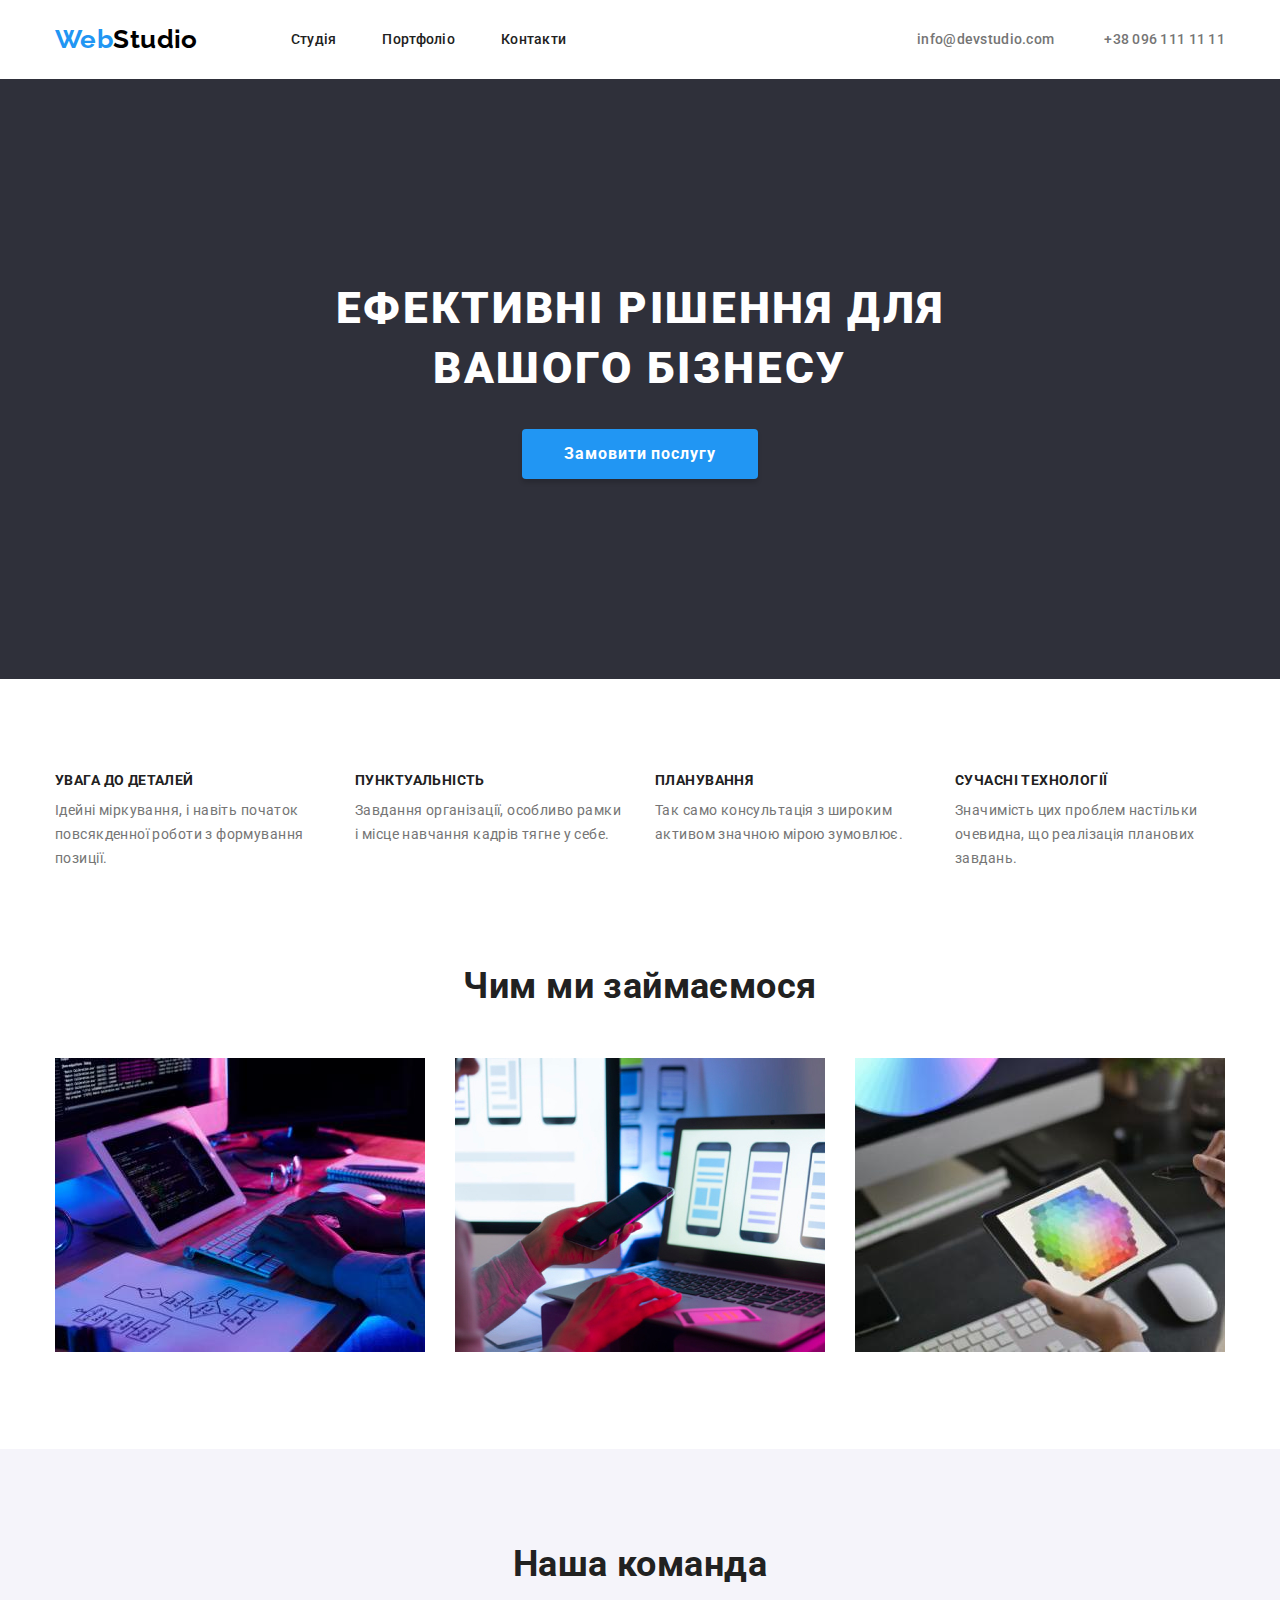
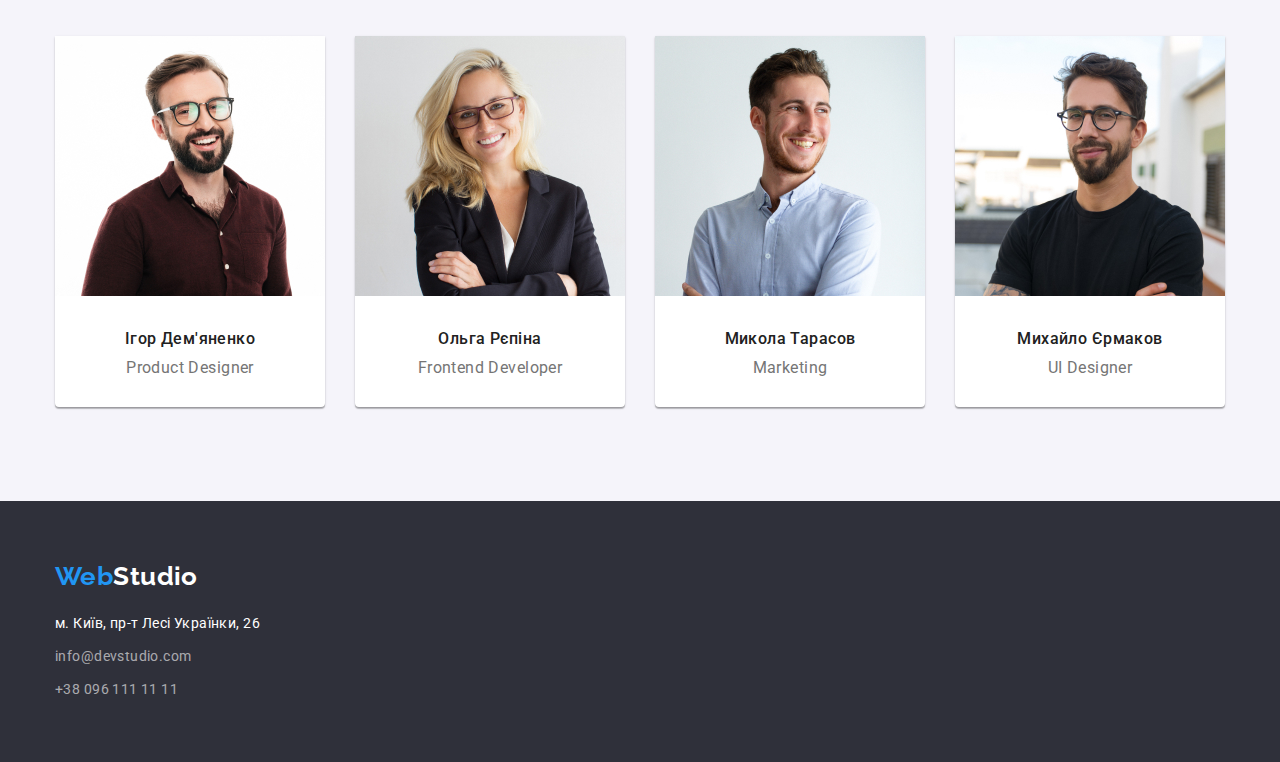
<file: index.html>
<!DOCTYPE html>
<html lang="uk">
  <head>
    <meta charset="UTF-8" />
    <meta http-equiv="X-UA-Compatible" content="IE=edge" />
    <meta name="viewport" content="width=device-width, initial-scale=1.0" />
    <title>Studio</title>
    <link
      href="https://fonts.googleapis.com/css2?family=Raleway:wght@700&family=Roboto:wght@400;500;700;900&display=swap"
      rel="stylesheet"
    />
    <style>
      title {
        font-family: "Raleway", sans-serif;
        font-family: "Roboto", sans-serif;
      }
    </style>
    <link rel="stylesheet" href="css/styles.css" />
  </head>
  <body>
    <!--HEADER-->
    <header>
      <div class="container header-flex">
        <a href="index.html" class="logo"
          >Web<span class="header-color-logo">Studio</span></a
        >
        <nav>
          <ul class="nav-list">
            <li><a href="index.html" class="link">Студія</a></li>
            <li>
              <a href="portfolio.html" class="link">Портфоліо</a>
            </li>
            <li><a href="" class="link">Контакти</a></li>
          </ul>
        </nav>
        <div class="header-contakt">
          <a href="mailto:info@devstudio.com" class="header-mail-tel"
            >info@devstudio.com</a
          >
          <a href="tel:+380961111111" class="header-mail-tel"
            >+38 096 111 11 11</a
          >
        </div>
      </div>
    </header>

    <main>
      <!--HERO-->
      <section class="hero-background section hero-reset-padding">
        <div class="hero container">
          <h1 class="hero-headline">Ефективні рішення для вашого бізнесу</h1>
          <button type="button" class="button-one">Замовити послугу</button>
        </div>
      </section>
      <!--OUR ASPECTS-->
      <section class="section aspects-reset-padding">
        <div class="container">
          <ul class="flex-container">
            <li>
              <h3 class="aspects-title">УВАГА ДО ДЕТАЛЕЙ</h3>
              <p class="aspects-text">
                Ідейні міркування, і навіть початок повсякденної роботи з
                формування позиції.
              </p>
            </li>
            <li>
              <h3 class="aspects-title">ПУНКТУАЛЬНІСТЬ</h3>
              <p class="aspects-text">
                Завдання організації, особливо рамки і місце навчання кадрів
                тягне у себе.
              </p>
            </li>
            <li>
              <h3 class="aspects-title">ПЛАНУВАННЯ</h3>
              <p class="aspects-text">
                Так само консультація з широким активом значною мірою зумовлює.
              </p>
            </li>
            <li>
              <h3 class="aspects-title">СУЧАСНІ ТЕХНОЛОГІЇ</h3>
              <p class="aspects-text">
                Значимість цих проблем настільки очевидна, що реалізація
                планових завдань.
              </p>
            </li>
          </ul>
        </div>
      </section>
      <!--OUR WORKS-->
      <section class="section">
        <div class="container">
          <h2 class="title-second">Чим ми займаємося</h2>
          <ul class="flex-container">
            <li>
              <img
                src="./images/box1.jpg"
                alt="Написаня коду"
                width="370"
                height="294"
              />
            </li>
            <li>
              <img
                src="./images/box2.jpg"
                alt="Телефон в руці"
                width="370"
                height="294"
              />
            </li>
            <li>
              <img
                src="./images/box3.jpg"
                alt="Палітра кольорув"
                width="370"
                height="294"
              />
            </li>
          </ul>
        </div>
      </section>
      <!--OUR EMPLOYEES-->
      <section class="section employee-background">
        <div class="container">
          <h2 class="title-second">Наша команда</h2>
          <ul class="employee-list flex-container">
            <li class="employee-list-item">
              <img
                src="./images/img1.jpg"
                alt="Дизайнер"
                width="270"
                height="260"
              />
              <div class="employee-discription">
                <h3 class="title-third">Ігор Дем'яненко</h3>
                <p class="employee-list-text" lang="en">Product Designer</p>
              </div>
            </li>
            <li class="employee-list-item">
              <img
                src="./images/img2.jpg"
                alt="Фронтенд розробник"
                width="270"
                height="260"
              />
              <div class="employee-discription">
                <h3 class="title-third">Ольга Рєпіна</h3>
                <p class="employee-list-text" lang="en">Frontend Developer</p>
              </div>
            </li>
            <li class="employee-list-item">
              <img
                src="./images/img3.jpg"
                alt="Маркетолог"
                width="270"
                height="260"
              />
              <div class="employee-discription">
                <h3 class="title-third">Микола Тарасов</h3>
                <p class="employee-list-text" lang="en">Marketing</p>
              </div>
            </li>
            <li class="employee-list-item">
              <img
                src="./images/img4.jpg"
                alt="UI розробник"
                width="270"
                height="260"
              />
              <div class="employee-discription">
                <h3 class="title-third">Михайло Єрмаков</h3>
                <p class="employee-list-text" lang="en">UI Designer</p>
              </div>
            </li>
          </ul>
        </div>
      </section>
    </main>
    <!--FOOTER-->
    <footer class="footer">
      <div class="container">
        <a href="index.html" class="logo"
          >Web<span class="footer-color-logo">Studio</span></a
        >
        <address class="footer-address-flex">
          <span class="footer-address"> м. Київ, пр-т Лесі Українки, 26</span>
          <a href="info@devstudio.com" class="footer-mail-tel"
            >info@devstudio.com</a
          >
          <a
            href="tel:+380961111111"
            class="footer-mail-tel footer-reset-margin"
            >+38 096 111 11 11</a
          >
        </address>
      </div>
    </footer>
  </body>
</html>
</file>
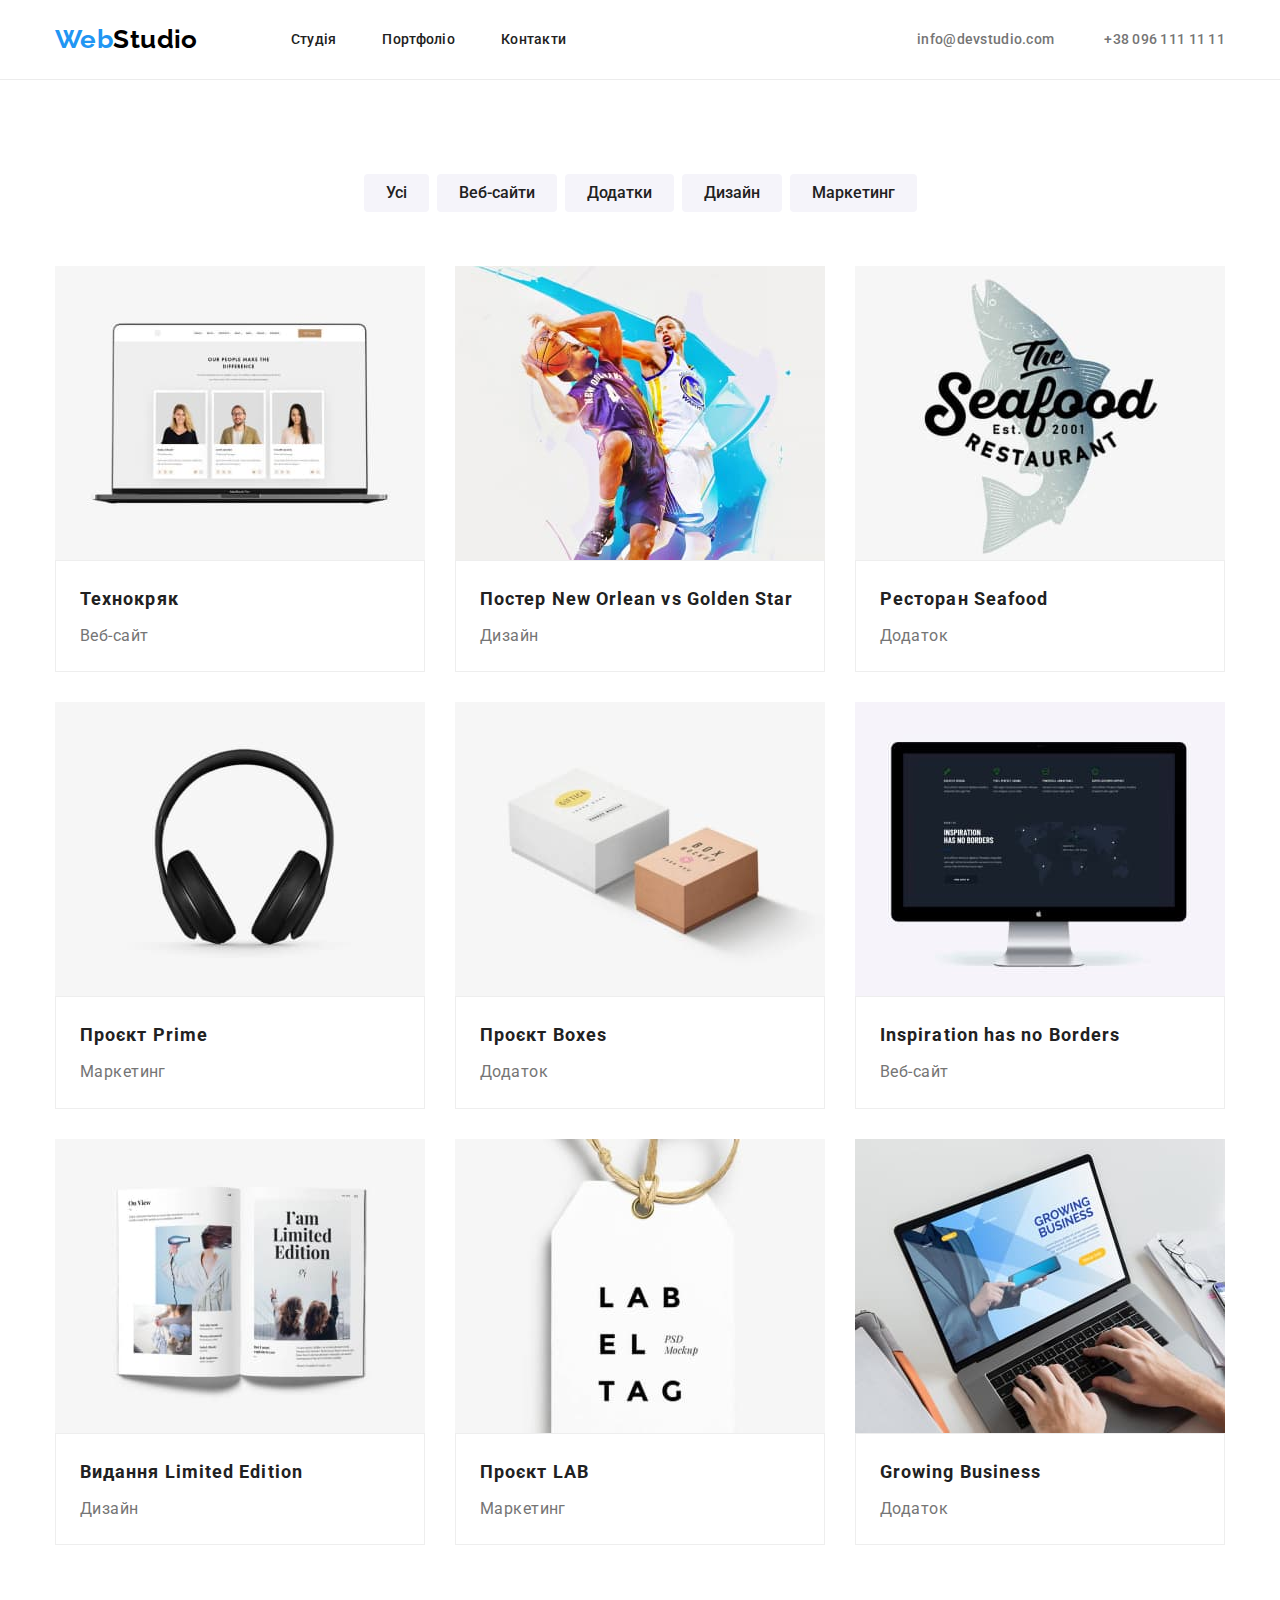
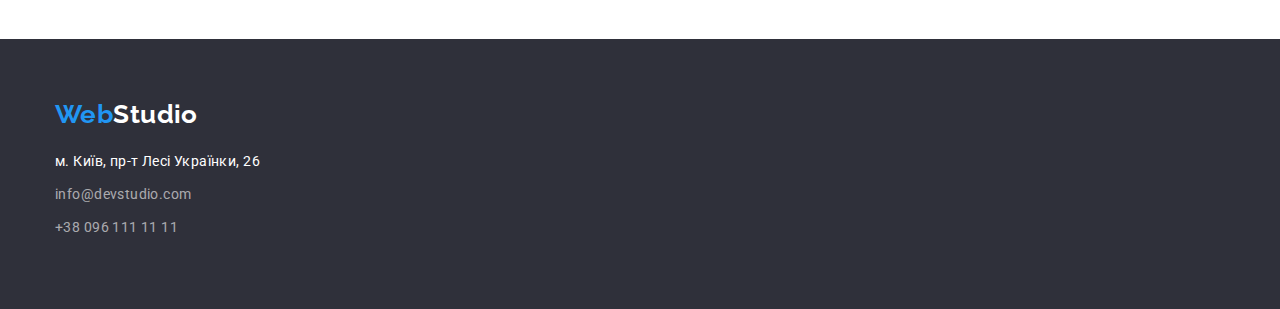
<file: portfolio.html>
<!DOCTYPE html>
<html lang="uk">
  <head>
    <meta charset="UTF-8" />
    <meta http-equiv="X-UA-Compatible" content="IE=edge" />
    <meta name="viewport" content="width=device-width, initial-scale=1.0" />
    <title>Portfolio</title>
    <link
      href="https://fonts.googleapis.com/css2?family=Raleway:wght@700&family=Roboto:wght@400;500;700;900&display=swap"
      rel="stylesheet"
    />
    <style>
      title {
        font-family: "Raleway", sans-serif;
        font-family: "Roboto", sans-serif;
      }
    </style>
    <link rel="stylesheet" href="css/styles.css" />
  </head>
  <body>
    <!--HEADER-->
    <header class="header-border">
      <div class="container header-flex ">
        <a href="index.html" class="logo"
          >Web<span class="header-color-logo">Studio</span></a
        >
        <nav>
          <ul class="nav-list">
            <li><a href="index.html" class="link">Студія</a></li>
            <li>
              <a href="portfolio.html" class="link">Портфоліо</a>
            </li>
            <li><a href="" class="link">Контакти</a></li>
          </ul>
        </nav>
        <div class="header-contakt">
          <a href="mailto:info@devstudio.com" class="header-mail-tel"
            >info@devstudio.com</a
          >
          <a href="tel:+380961111111" class="header-mail-tel"
            >+38 096 111 11 11</a
          >
        </div>
      </div>
    </header>
    <main>
      <!--BUTTONS-->
      <section class="section">
        <div class="container">
          <ul class="flex-button">
            <li>
              <button type="button" class="button-two">Усі</button>
            </li>
            <li>
              <button type="button" class="button-two">Веб-сайти</button>
            </li>
            <li>
              <button type="button" class="button-two">Додатки</button>
            </li>
            <li>
              <button type="button" class="button-two">Дизайн</button>
            </li>
            <li>
              <button type="button" class="button-two">Маркетинг</button>
            </li>
          </ul>

          <!--CARDS-->
          <ul class="card-flex flex-container">
            <li class="card-item">
              <a href="">
                <img
                  src="images/img5.jpg"
                  alt="Веб-сайт"
                  width="370"
                  height="294"
                />
                <div class="card-discription">
                  <h3 class="card-title">Технокряк</h3>
                  <p class="card-text">Веб-сайт</p>
                </div>
              </a>
            </li>
            <li class="card-item">
              <a href="">
                <img
                  src="images/img6.jpg"
                  alt="Гра в волейбол"
                  width="370"
                  height="294"
                />
                <div class="card-discription">
                  <h3 class="card-title">Постер New Orlean vs Golden Star</h3>
                  <p class="card-text">Дизайн</p>
                </div>
              </a>
            </li>
            <li class="card-item">
              <a href="">
                <img
                  src="images/img7.jpg"
                  alt="Ресторан с рибою"
                  width="370"
                  height="294"
                />
                <div class="card-discription">
                  <h3 class="card-title">Ресторан Seafood</h3>
                  <p class="card-text">Додаток</p>
                </div>
              </a>
            </li>
            <li class="card-item">
              <a href="">
                <img
                  src="images/img8.jpg"
                  alt="Слухавки"
                  width="370"
                  height="294"
                />
                <div class="card-discription">
                  <h3 class="card-title">Проєкт Prime</h3>
                  <p class="card-text">Маркетинг</p>
                </div>
              </a>
            </li>
            <li class="card-item">
              <a href="">
                <img
                  src="images/img9.jpg"
                  alt="Коробки"
                  width="370"
                  height="294"
                />
                <div class="card-discription">
                  <h3 class="card-title">Проєкт Boxes</h3>
                  <p class="card-text">Додаток</p>
                </div>
              </a>
            </li>
            <li class="card-item">
              <a href="">
                <img
                  src="images/img10.jpg"
                  alt="Монітор"
                  width="370"
                  height="294"
                />
                <div class="card-discription">
                  <h3 class="card-title">Inspiration has no Borders</h3>
                  <p class="card-text">Веб-сайт</p>
                </div>
              </a>
            </li>
            <li class="card-item">
              <a href="">
                <img
                  src="images/img11.jpg"
                  alt="Лімітована книга"
                  width="370"
                  height="294"
                />
                <div class="card-discription">
                  <h3 class="card-title">Видання Limited Edition</h3>
                  <p class="card-text">Дизайн</p>
                </div>
              </a>
            </li>
            <li class="card-item">
              <a href="">
                <img
                  src="images/img12.jpg"
                  alt="Проєкт лаб"
                  width="370"
                  height="294"
                />
                <div class="card-discription">
                  <h3 class="card-title">Проєкт LAB</h3>
                  <p class="card-text">Маркетинг</p>
                </div>
              </a>
            </li>
            <li class="card-item">
              <a href="">
                <img
                  src="images/img13.jpg"
                  alt="Зріст бізнесу"
                  width="370"
                  height="294"
                />
                <div class="card-discription">
                  <h3 class="card-title">Growing Business</h3>
                  <p class="card-text">Додаток</p>
                </div>
              </a>
            </li>
          </ul>
        </div>
      </section>
    </main>
    <!--FOOTER-->
    <footer class="footer">
      <div class="container">
        <a href="index.html" class="logo"
          >Web<span class="footer-color-logo">Studio</span></a
        >
        <address class="footer-address-flex">
          <span class="footer-address"> м. Київ, пр-т Лесі Українки, 26</span>
          <a href="info@devstudio.com" class="footer-mail-tel"
            >info@devstudio.com</a
          >
          <a href="tel:+380961111111" class="footer-mail-tel"
            >+38 096 111 11 11</a
          >
        </address>
      </div>
    </footer>
  </body>
</html>
</file>
<file: css/styles.css>
:root {
  --brand-color: #212121;
  --text-color: #757575;
  --background-color: #ffffff;
  --link-color: #2196f3;
  --button-color: #f5f4fa;
  --background-second-color: #2f303a;
}
/*COMMON*/
*,
*::before,
*::after {
  box-sizing: border-box;
}
h1,
h2,
h3,
p,
ul,
li {
  margin: 0;
  padding: 0;
}
ul {
  list-style: none;
}

ul {
  list-style: none;
}
address {
  font-style: normal;
}
a {
  text-decoration: none;
}
button {
  font-family: inherit;
}
body {
  font-family: "Roboto", sans-serif;
  background-color: var(--background-color);
  color: var(--text-color);
  font-size: 14px;
  letter-spacing: 0.03em;
  margin: 0;
}

.container {
  width: 1200px;
  padding: 0 15px;
  margin: 0 auto;
}
.section {
  padding-bottom: 94px;
  padding-top: 94px;
}
.flex-container {
  display: flex;
  gap: 30px;
}

/*HEADER*/

.header-border {
  border-bottom: 1px solid #ececec;
}

.header-flex {
  display: flex;
  align-items: center;
}
.logo {
  font-family: "Raleway";
  font-weight: 700;
  font-size: 26px;
  line-height: 1.2;
  color: var(--link-color);
}
.header-color-logo {
  color: #000;
}

.nav-list {
  display: flex;
  gap: 46px;
  justify-content: center;
  margin-left: 93px;
}

.link {
  font-weight: 500;
  line-height: 1.1;
  letter-spacing: 0.02em;
  text-decoration: none;
  color: var(--brand-color);
  display: block;
  padding-bottom: 32px;
  padding-top: 32px;
}
.link:hover,
.link:focus {
  color: var(--link-color);
}

.header-contakt {
  display: flex;
  gap: 50px;
  margin-left: auto;
}
.header-mail-tel {
  font-weight: 500;
  line-height: 1.14;
  letter-spacing: 0.02em;
  color: var(--text-color);
  display: block;
}
.header-mail-tel:hover,
.header-mail-tel:focus {
  color: var(--link-color);
}

/*HERO*/
.hero-background {
  background: var(--background-second-color);
  text-align: center;
}

.hero-reset-padding {
  padding-top: 0;
  padding-bottom: 0;
}

.hero {
  padding-top: 200px;
  padding-bottom: 200px;
}

.hero-headline {
  font-weight: 900;
  font-size: 44px;
  line-height: 1.36;
  letter-spacing: 0.06em;
  text-transform: uppercase;
  color: var(--background-color);
  max-width: 696px;
  margin: auto;

}
.button-one {
  font-weight: 700;
  font-size: 16px;
  line-height: 1.9;
  letter-spacing: 0.06em;
  color: var(--background-color);
  background: var(--link-color);
  box-shadow: 0px 4px 4px rgba(0, 0, 0, 0.15);
  border-radius: 4px;
  border: 0;
  cursor: pointer;
  padding-top: 10px;
  padding-right: 42px;
  padding-bottom: 10px;
  padding-left: 42px;
  margin-top: 30px;
}
/*OUR ASPECTS*/

.aspects-reset-padding {
  padding-bottom: 0;
}

.aspects-title {
  font-weight: 700;
  font-size: 14px;
  line-height: 1.14;
  text-transform: uppercase;
  color: var(--brand-color);
  margin-bottom: 10px;
}
.aspects-text {
  line-height: 1.7;
  width: 270px;
}
/*OUR WORKS*/

.title-second {
  font-weight: 700;
  font-size: 36px;
  line-height: 1.2;
  text-align: center;
  color: var(--brand-color);
  margin-bottom: 50px;
}

/*OUR EMPLOYEES*/

.employee-background {
  background: #f5f4fa;
}

.employee-discription {
  padding-top: 30px;
  padding-bottom: 30px;
}

.employee-list-item {
  text-align: center;
  background: var(--background-color);
  box-shadow: 0px 1px 3px rgba(0, 0, 0, 0.12), 0px 1px 1px rgba(0, 0, 0, 0.14),
    0px 2px 1px rgba(0, 0, 0, 0.2);
  border-radius: 0px 0px 4px 4px;
}
.title-third {
  font-weight: 500;
  font-size: 16px;
  line-height: 1.19;
  color: var(--brand-color);
  margin-bottom: 10px;
}
.employee-list-text {
  font-size: 16px;
  line-height: 1.19;
}

/*FOOTER*/
.footer {
  background: var(--background-second-color);
  padding-top: 60px;
  padding-bottom: 60px;
}

.footer .logo {
  display: block;
  margin-bottom: 20px;
}
.footer-color-logo {
  color: var(--background-color);
}

.footer-address-flex {
  display: flex;
  flex-direction: column;
}
.footer-address,
.footer-mail-tel {
  line-height: 1.71;
  color: var(--background-color);
  text-decoration: none;
  margin-bottom: 9px;
}
.footer-reset-margin {
  margin-bottom: 0;
}
.footer-mail-tel {
  color: rgba(255, 255, 255, 0.6);
}

.footer-mail-tel:hover,
.footer-mail-tel:focus {
  color: var(--link-color);
}

/*BUTTONS*/
.flex-button {
  display: flex;
  justify-content: center;
  gap: 8px;
  margin-bottom: 54px;
}
.button-two {
  font-weight: 500;
  font-size: 16px;
  line-height: 1.6;
  text-align: center;
  color: var(--brand-color);
  text-decoration: none;
  background: var(--button-color);
  border-radius: 4px;
  border-color: var(--button-color);
  border-style: none;
  cursor: pointer;
  padding-top: 6px;
  padding-bottom: 6px;
  padding-left: 22px;
  padding-right: 22px;
}

.button-two:hover,
.button-two:focus {
  background: var(--link-color);
  box-shadow: 0px 3px 1px rgba(0, 0, 0, 0.1), 0px 1px 2px rgba(0, 0, 0, 0.08),
    0px 2px 2px rgba(0, 0, 0, 0.12);
  color: var(--background-color);
}

/*CARDS*/

.card-flex {
  flex-wrap: wrap;
}
.card-item {
  background: var(--background-color);
  flex-basis: calc((100% - 63px) / 3);
}
.card-item img {
  display: block;
}
.card-discription {
  border: 1px solid #eeeeee;
  padding-left: 24px;
  padding-top: 20px;
  padding-bottom: 20px;
}
.card-title {
  font-weight: 700;
  font-size: 18px;
  line-height: 2;
  letter-spacing: 0.06em;
  color: var(--brand-color);
  margin-bottom: 4px;
}
.card-text {
  font-size: 16px;
  line-height: 1.9;
  color: var(--text-color);
}
</file>
